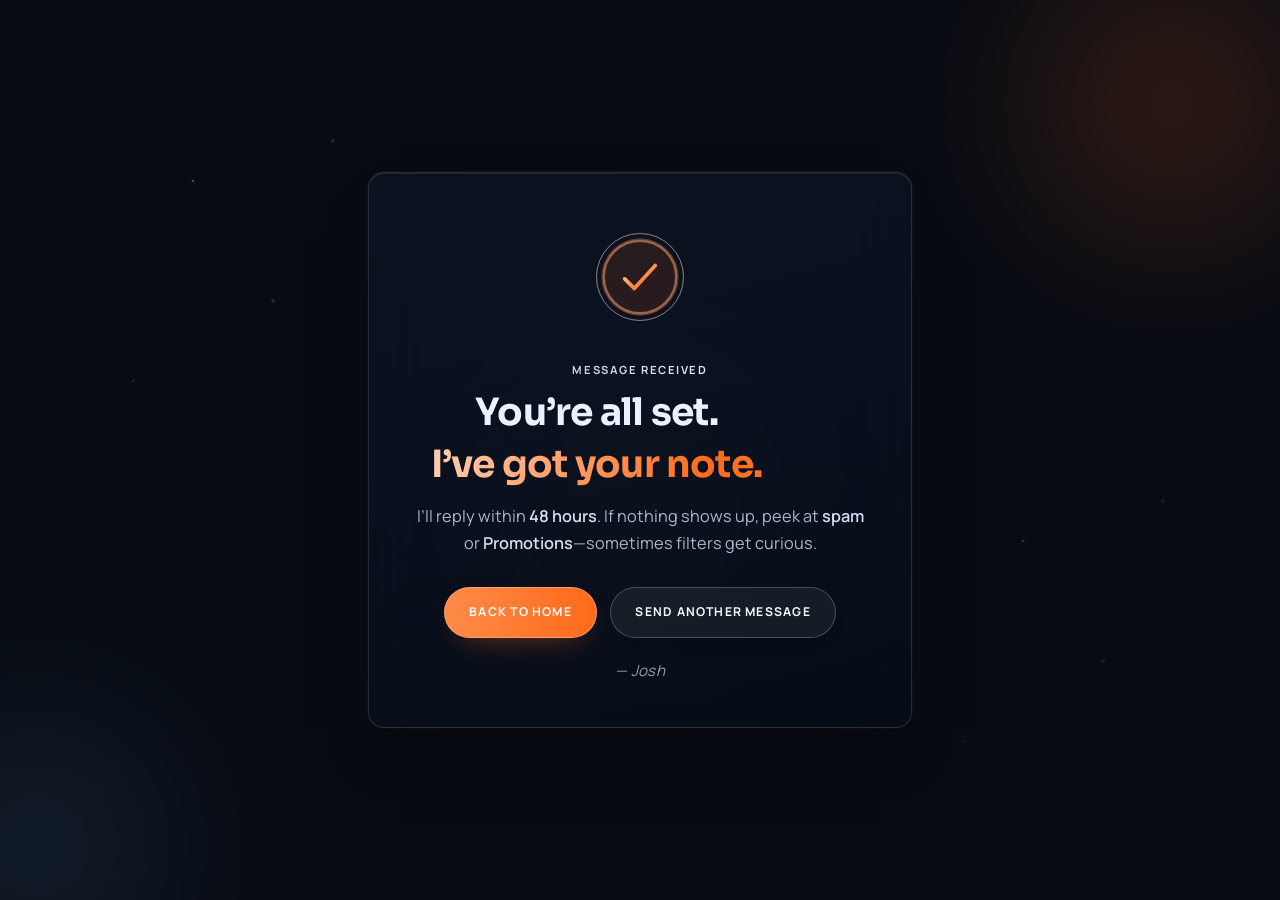
<file: thank-you.html>
<!DOCTYPE html>
<html lang="en">
<head>
  <meta charset="UTF-8" />
  <meta name="viewport" content="width=device-width, initial-scale=1.0" />
  <title>Message sent — Josh</title>
  <meta name="robots" content="noindex" />
  <link rel="preconnect" href="https://fonts.googleapis.com" />
  <link rel="preconnect" href="https://fonts.gstatic.com" crossorigin />
  <link href="https://fonts.googleapis.com/css2?family=Manrope:wght@400;500;600;700;800&family=Sora:wght@500;600;700&display=swap" rel="stylesheet" />
  <link rel="stylesheet" href="styles.css" />
</head>
<body class="thank-you-body">
  <div class="thank-you-page">
    <div class="thank-you-page__bg" aria-hidden="true">
      <span class="thank-you-orb thank-you-orb--1"></span>
      <span class="thank-you-orb thank-you-orb--2"></span>
      <span class="thank-you-orb thank-you-orb--3"></span>
      <span class="thank-you-drift thank-you-drift--1"></span>
      <span class="thank-you-drift thank-you-drift--2"></span>
    </div>

    <main class="thank-you-page__main">
      <div class="thank-you-card">
        <div class="thank-you-success thank-you-rise" style="--ty-delay: 0.1s">
          <div class="thank-you-rings" aria-hidden="true">
            <span class="thank-you-ring thank-you-ring--1"></span>
            <span class="thank-you-ring thank-you-ring--2"></span>
            <span class="thank-you-ring thank-you-ring--3"></span>
          </div>
          <div class="thank-you-icon-wrap">
            <svg class="thank-you-check-svg" viewBox="0 0 88 88" fill="none" xmlns="http://www.w3.org/2000/svg" aria-hidden="true">
              <defs>
                <linearGradient id="thank-you-grad" x1="0%" y1="0%" x2="100%" y2="100%">
                  <stop offset="0%" stop-color="#ffd8bf" />
                  <stop offset="55%" stop-color="#ff8b49" />
                  <stop offset="100%" stop-color="#ff6a1a" />
                </linearGradient>
              </defs>
              <circle class="thank-you-check-bg" cx="44" cy="44" r="40" />
              <circle class="thank-you-check-ring-svg" cx="44" cy="44" r="38" />
              <path class="thank-you-check-path" d="M28 46 L38 56 L60 32" stroke="url(#thank-you-grad)" stroke-linecap="round" stroke-linejoin="round" />
            </svg>
          </div>
        </div>

        <p class="section-label thank-you-rise thank-you-shimmer-label" style="--ty-delay: 0.45s">Message received</p>

        <h1 class="thank-you-page__title thank-you-rise" style="--ty-delay: 0.58s">
          <span class="thank-you-title-line">You’re all set.</span>
          <span class="thank-you-title-accent">I’ve got your note.</span>
        </h1>

        <p class="thank-you-page__lede thank-you-rise" style="--ty-delay: 0.72s">
          I’ll reply within <strong>48 hours</strong>. If nothing shows up, peek at <strong>spam</strong> or <strong>Promotions</strong>—sometimes filters get curious.
        </p>

        <div class="thank-you-page__actions thank-you-rise" style="--ty-delay: 0.88s">
          <a class="btn thank-you-btn-pulse" href="/">Back to home</a>
          <a class="btn btn--dark" href="/#contact">Send another message</a>
        </div>

        <p class="thank-you-foot thank-you-rise" style="--ty-delay: 1.02s">— Josh</p>
      </div>
    </main>
  </div>
</body>
</html>
</file>
<file: styles.css>
:root {
  --bg: #070b13;
  --surface: #0d1421;
  --surface-2: #101b2c;
  --line: rgba(255, 255, 255, 0.08);
  --text: #eaf2ff;
  --text-soft: #a8b7cc;
  --brand: #ff6a1a;
  --brand-hover: #f45a06;
  --neon: #7cc4ff;
  --max: 1100px;
  --section-y: clamp(4rem, 9vw, 7rem);
  --nav-h: 4.25rem;
  /* Frosted glass tokens (needs semi-transparent fills for backdrop-filter to read) */
  --glass-blur: blur(22px);
  --glass-blur-sm: blur(14px);
  --glass-sat: saturate(145%);
  --glass-fill: rgba(12, 19, 32, 0.5);
  --glass-fill-mid: rgba(11, 18, 30, 0.58);
  --glass-fill-deep: rgba(9, 15, 26, 0.72);
  --glass-edge: rgba(255, 255, 255, 0.11);
  --glass-inset: inset 0 1px 0 rgba(255, 255, 255, 0.08);
}

*,
*::before,
*::after {
  box-sizing: border-box;
}

html {
  scroll-behavior: smooth;
}

body {
  margin: 0;
  font-family: "Manrope", system-ui, sans-serif;
  font-size: 1rem;
  line-height: 1.65;
  color: var(--text-soft);
  background:
    radial-gradient(1000px 500px at 85% -10%, rgba(255, 255, 255, 0.08), transparent 60%),
    radial-gradient(800px 380px at -10% 10%, rgba(249, 115, 22, 0.16), transparent 55%),
    var(--bg);
  -webkit-font-smoothing: antialiased;
}

/* Subtle floating particles (dust-in-sunlight); disabled when reduced motion */
.particle-field {
  position: fixed;
  inset: 0;
  z-index: 0;
  pointer-events: none;
  overflow: hidden;
}

.particle {
  position: absolute;
  left: var(--x);
  top: var(--y);
  width: var(--s, 4px);
  height: var(--s, 4px);
  margin: calc(var(--s, 4px) * -0.5) 0 0 calc(var(--s, 4px) * -0.5);
  border-radius: 50%;
  opacity: 0.16;
  background: rgba(230, 238, 252, 0.85);
  box-shadow: 0 0 10px rgba(255, 255, 255, 0.06);
  animation: particle-wander-1 var(--dur, 30s) ease-in-out infinite;
  animation-delay: var(--delay, 0s);
}

.particle:nth-child(4n + 2) {
  animation-name: particle-wander-2;
}

.particle:nth-child(4n + 3) {
  animation-name: particle-wander-3;
}

.particle:nth-child(4n) {
  animation-name: particle-wander-4;
}

.particle:nth-child(7n) {
  opacity: 0.14;
  background: rgba(255, 155, 110, 0.45);
  box-shadow: 0 0 14px rgba(255, 106, 26, 0.07);
}

@keyframes particle-wander-1 {
  0%, 100% { transform: translate3d(0, 0, 0); }
  20% { transform: translate3d(18px, -22px, 0); }
  45% { transform: translate3d(-14px, -32px, 0); }
  70% { transform: translate3d(-24px, 12px, 0); }
  88% { transform: translate3d(8px, 18px, 0); }
}

@keyframes particle-wander-2 {
  0%, 100% { transform: translate3d(0, 0, 0); }
  25% { transform: translate3d(-20px, 14px, 0); }
  50% { transform: translate3d(12px, 28px, 0); }
  75% { transform: translate3d(26px, -10px, 0); }
}

@keyframes particle-wander-3 {
  0%, 100% { transform: translate3d(0, 0, 0); }
  15% { transform: translate3d(10px, 24px, 0); }
  40% { transform: translate3d(24px, -16px, 0); }
  65% { transform: translate3d(-18px, -8px, 0); }
  85% { transform: translate3d(-8px, 20px, 0); }
}

@keyframes particle-wander-4 {
  0%, 100% { transform: translate3d(0, 0, 0); }
  30% { transform: translate3d(-16px, -20px, 0); }
  55% { transform: translate3d(20px, 8px, 0); }
  80% { transform: translate3d(6px, -26px, 0); }
}

main {
  position: relative;
  z-index: 1;
}

.site-footer {
  position: relative;
  z-index: 1;
}

@media (prefers-reduced-motion: reduce) {
  .particle-field {
    display: none;
  }
}

h1, h2, h3 {
  font-family: "Sora", "Manrope", sans-serif;
  color: var(--text);
  margin: 0 0 0.55em;
  letter-spacing: -0.015em;
  line-height: 1.15;
}

h1 { font-size: clamp(2rem, 5.8vw, 4.1rem); font-weight: 700; max-width: 13.2ch; }

h2 { font-size: clamp(1.35rem, 3vw, 2.1rem); font-weight: 600; }

h3 { font-size: 1rem; font-weight: 600; }

p { margin: 0 0 1em; color: var(--text-soft); }

p:last-child {
  margin-bottom: 0;
}

a { color: var(--brand); text-decoration: none; }

a:hover { color: var(--brand-hover); }

.visually-hidden {
  position: absolute;
  width: 1px;
  height: 1px;
  padding: 0;
  margin: -1px;
  overflow: hidden;
  clip: rect(0, 0, 0, 0);
  white-space: nowrap;
  border: 0;
}

.wrap { width: 100%; max-width: var(--max); margin-inline: auto; padding-inline: clamp(1.2rem, 4vw, 2.2rem); }

.site-header {
  position: sticky;
  top: 0;
  z-index: 200;
  min-height: var(--nav-h);
  display: flex;
  align-items: center;
  background: rgba(8, 12, 20, 0.68);
  backdrop-filter: var(--glass-blur) var(--glass-sat);
  -webkit-backdrop-filter: var(--glass-blur) var(--glass-sat);
  border-bottom: 1px solid rgba(255, 255, 255, 0.08);
  box-shadow: var(--glass-inset);
}

.nav-inner { display: grid; grid-template-columns: 1fr auto 1fr; align-items: center; gap: 1rem; width: 100%; max-width: var(--max); margin-inline: auto; padding-inline: clamp(1.2rem, 4vw, 2.2rem); min-height: var(--nav-h); }

.nav-toggle {
  display: none;
  align-items: center;
  justify-content: center;
  flex-direction: column;
  width: 2.35rem;
  height: 2.1rem;
  padding: 0;
  border: 1px solid rgba(255, 255, 255, 0.18);
  border-radius: 8px;
  background: rgba(255, 255, 255, 0.04);
  cursor: pointer;
}

.nav-toggle span {
  display: block;
  width: 16px;
  height: 2px;
  background: #e7eef8;
  border-radius: 1px;
  transition: transform 180ms ease, opacity 180ms ease;
}

.nav-toggle span + span {
  margin-top: 4px;
}

.logo {
  justify-self: start;
  font-family: "Sora", sans-serif;
  font-weight: 700;
  font-size: 1rem;
  color: var(--text);
  letter-spacing: 0.02em;
  text-transform: none;
  padding: 0;
  border: none;
  background: transparent;
  box-shadow: none;
}

.logo:hover {
  color: #ffffff;
  text-decoration: none;
  opacity: 0.9;
}

.nav-links { grid-column: 2; justify-self: center; display: flex; align-items: center; gap: clamp(1rem, 3vw, 2rem); }

.nav-links a {
  font-size: 0.72rem;
  letter-spacing: 0.01em;
  text-transform: uppercase;
  font-weight: 600;
  color: #d8e4f5;
  padding: 0.1rem 0;
  border: none;
  background: transparent;
  backdrop-filter: none;
  -webkit-backdrop-filter: none;
  box-shadow: none;
}

.nav-links a:hover {
  color: #ffffff;
}

.nav-resume {
  grid-column: 3;
  justify-self: end;
  display: inline-flex;
  align-items: center;
  justify-content: center;
  padding: 0.56rem 0.95rem;
  font-size: 0.68rem;
  font-weight: 700;
  letter-spacing: 0.1em;
  text-transform: uppercase;
  color: #fce9d8;
  border-radius: 999px;
  border: 1px solid rgba(255, 146, 84, 0.65);
  white-space: nowrap;
  background: rgba(255, 106, 26, 0.14);
  box-shadow: none;
}

.nav-resume:hover {
  color: #fff4eb;
  text-decoration: none;
  border-color: rgba(255, 169, 120, 0.95);
  background: rgba(255, 106, 26, 0.22);
  transform: translateY(-1px);
}

.nav-resume:focus-visible { outline: 2px solid var(--brand); outline-offset: 3px; }

@media (max-width: 768px) {
  .site-header {
    min-height: auto;
  }

  .nav-inner {
    position: relative;
    grid-template-columns: 1fr auto auto;
    grid-template-rows: auto;
    gap: 0.55rem 0.9rem;
    padding-block: 0.5rem;
  }

  .logo {
    font-size: 0.95rem;
  }

  .nav-toggle {
    display: inline-flex;
  }

  .nav-links {
    grid-column: 1 / -1;
    position: absolute;
    left: 0;
    right: 0;
    top: calc(100% + 0.5rem);
    display: none;
    flex-direction: column;
    align-items: flex-start;
    gap: 0.7rem;
    padding: 0.85rem 1rem;
    border: 1px solid rgba(255, 255, 255, 0.12);
    border-radius: 10px;
    background: rgba(11, 18, 30, 0.98);
    box-shadow: 0 14px 24px -18px rgba(0, 0, 0, 0.6);
    z-index: 20;
  }

  .nav-links a {
    font-size: 0.74rem;
    letter-spacing: 0.02em;
    padding: 0;
  }

  .nav-resume {
    display: none;
    font-size: 0.56rem;
    padding: 0.45rem 0.62rem;
    letter-spacing: 0.08em;
  }

  .site-header.is-open .nav-links {
    display: flex;
  }

  .site-header.is-open .nav-resume {
    display: inline-flex;
    justify-self: end;
  }

  .site-header.is-open .nav-toggle span:nth-child(1) {
    transform: translateY(5px) rotate(45deg);
  }

  .site-header.is-open .nav-toggle span:nth-child(2) {
    opacity: 0;
  }

  .site-header.is-open .nav-toggle span:nth-child(3) {
    transform: translateY(-5px) rotate(-45deg);
  }
}

#home, #about, #services, #portfolio, #contact, .form-section { scroll-margin-top: calc(var(--nav-h) + 0.8rem); }

.btn {
  display: inline-flex;
  align-items: center;
  justify-content: center;
  padding: 0.92rem 1.5rem;
  font-size: 0.76rem;
  text-transform: uppercase;
  letter-spacing: 0.1em;
  font-weight: 700;
  color: #f7fbff;
  background: linear-gradient(90deg, #ff8b49, #ff6a1a);
  border: 1px solid rgba(255, 162, 111, 0.9);
  border-radius: 999px;
  cursor: pointer;
  box-shadow: 0 12px 30px -16px rgba(255, 106, 26, 0.55);
  transition:
    transform 220ms cubic-bezier(0.22, 1, 0.36, 1),
    background 220ms ease,
    border-color 220ms ease,
    box-shadow 220ms ease;
}

.btn:hover {
  background: linear-gradient(90deg, #ff9a61, #ff7a35);
  border-color: rgba(255, 177, 133, 1);
  box-shadow: 0 14px 34px -16px rgba(255, 106, 26, 0.62);
  transform: translateY(-1px) scale(1.01);
}

.btn:focus-visible { outline: 2px solid var(--neon); outline-offset: 3px; }

.btn--dark {
  background: rgba(255, 255, 255, 0.06);
  border-color: rgba(255, 255, 255, 0.22);
  box-shadow: 0 10px 20px -16px rgba(0, 0, 0, 0.6);
}

.btn--dark:hover {
  background: rgba(255, 255, 255, 0.12);
}

.btn--outline-light {
  background: rgba(255, 255, 255, 0.04);
  color: #eef7ff;
  border: 1px solid rgba(255, 255, 255, 0.3);
  box-shadow: none;
}

.btn--outline-light:hover {
  background: rgba(255, 255, 255, 0.12);
  color: #ffffff;
  border-color: rgba(255, 255, 255, 0.48);
}

.hero {
  position: relative;
  z-index: 1;
  min-height: calc(100svh - var(--nav-h));
  display: flex;
  align-items: center;
  padding-block: clamp(2.5rem, 6vw, 4rem);
  padding-top: clamp(2rem, 4vw, 3rem);
  border-bottom: 1px solid var(--line);
  overflow: clip;
}

.hero__grid {
  display: grid;
  grid-template-columns: 1.1fr 0.9fr;
  gap: 2rem;
  align-items: center;
  width: 100%;
}

.hero__inner {
  transform: translateY(-10px);
  max-width: 36rem;
}

@media (max-width: 768px) {
  .hero__grid { grid-template-columns: 1fr; }
}

.hero__eyebrow { font-size: 0.68rem; text-transform: uppercase; letter-spacing: 0.15em; color: var(--text-soft); margin: 0 0 1rem; }

.hero__eyebrow span { color: var(--neon); }

.hero__title {
  font-size: clamp(1.65rem, 3.6vw, 2.75rem);
  max-width: 16ch;
  line-height: 1.14;
  letter-spacing: -0.01em;
  margin-bottom: 0.44em;
}

.hero__highlight {
  color: var(--brand);
  font-style: italic;
}

.hero__lede {
  max-width: 54ch;
  font-size: 0.88rem;
  line-height: 1.6;
  color: #c4d5eb;
  margin-bottom: 1rem;
}

.hero__angles {
  display: block;
  min-height: 1.35em;
  margin: 0 0 0.85rem;
  font-size: clamp(0.95rem, 2vw, 1.05rem);
}

.hero__type { color: var(--text); font-weight: 600; }

.hero__cursor { display: inline-block; width: 2px; height: 1.05em; margin-left: 2px; background: var(--brand); animation: hero-cursor 1.1s step-end infinite; }

@keyframes hero-cursor {
  50% {
    opacity: 0;
  }
}

@media (prefers-reduced-motion: reduce) {
  .hero__cursor {
    animation: none;
    opacity: 0.65;
  }
}

.hero__actions { display: flex; flex-wrap: wrap; gap: 0.8rem; }

.hero__link { font-size: 0.82rem; font-weight: 600; color: #d5e6fb; border-bottom: 1px solid rgba(255, 255, 255, 0.35); align-self: center; }
.hero__link:hover { color: #ffffff; border-color: rgba(255, 255, 255, 0.6); }

.btn--hero {
  padding: 0.62rem 1rem;
  font-size: 0.68rem;
  letter-spacing: 0.06em;
  text-transform: none;
  border-radius: 8px;
  color: #ffd8bf;
  background: transparent;
  border: 1px solid rgba(255, 138, 73, 0.6);
  box-shadow: none;
}

.btn--hero:hover {
  color: #fff2e8;
  background: rgba(255, 106, 26, 0.18);
  border-color: rgba(255, 154, 97, 0.95);
}

.hero__card {
  position: relative;
  border: none;
  background: transparent;
  border-radius: 50%;
  padding: clamp(0.35rem, 1vw, 0.55rem);
  box-shadow: none;
  max-width: 260px;
  justify-self: end;
}

@media (max-width: 768px) {
  .hero {
    min-height: auto;
    padding-top: 5rem;
    padding-bottom: 3.75rem;
  }

  .hero__grid {
    justify-items: center;
    gap: 1.7rem;
  }

  .hero__inner {
    transform: none;
    max-width: 36rem;
    width: 100%;
    text-align: center;
  }

  .hero__title {
    font-size: clamp(1.8rem, 7.2vw, 2.4rem);
    max-width: 16ch;
    margin-inline: auto;
    text-wrap: balance;
  }

  .hero__angles {
    margin-inline: auto;
    max-width: 28ch;
  }

  .hero__lede {
    max-width: 38ch;
    font-size: 0.92rem;
    margin-inline: auto;
    margin-bottom: 0.95rem;
  }

  .hero__actions {
    width: min(100%, 320px);
    margin: 0 auto 0.25rem;
    flex-direction: column;
    gap: 0.9rem;
    align-items: stretch;
  }

  .hero__actions .btn,
  .hero__actions .hero__link {
    width: 100%;
    justify-content: center;
  }

  .hero__card {
    justify-self: center;
    max-width: 220px;
    margin-top: 0.85rem;
  }

  .hero__ring {
    width: 114%;
  }

  .hero__link {
    font-size: 0.74rem;
    text-transform: uppercase;
    letter-spacing: 0.08em;
    color: #f6d7bf;
    border: 1px solid rgba(255, 151, 94, 0.55);
    border-radius: 999px;
    padding: 0.72rem 1rem;
    background: rgba(255, 106, 26, 0.08);
  }

  .hero__link:hover {
    color: #fff2e8;
    border-color: rgba(255, 165, 116, 0.9);
    background: rgba(255, 106, 26, 0.16);
  }
}

.hero__portrait {
  position: relative;
  z-index: 2;
  width: 100%;
  aspect-ratio: 1 / 1;
  object-fit: cover;
  border-radius: 50%;
  border: 1px solid rgba(255, 255, 255, 0.24);
  box-shadow:
    0 0 0 8px rgba(255, 255, 255, 0.05),
    0 20px 44px -30px rgba(0, 0, 0, 0.68);
  background: #0f1727;
}

.hero__ring {
  position: absolute;
  z-index: 1;
  width: 118%;
  aspect-ratio: 1 / 1;
  left: 50%;
  top: 50%;
  transform: translate(-50%, -50%);
  border-radius: 50%;
  border: 1px solid rgba(255, 166, 115, 0.55);
  box-shadow:
    0 0 0 8px rgba(255, 106, 26, 0.06),
    0 0 20px rgba(255, 106, 26, 0.18);
  animation: hero-ring-spin 18s linear infinite;
}

.hero__ring::before,
.hero__ring::after {
  content: "";
  position: absolute;
  border-radius: 50%;
  border: 2px solid transparent;
}

.hero__ring::before {
  inset: 6%;
  border-top-color: rgba(255, 160, 110, 0.7);
  border-right-color: rgba(255, 160, 110, 0.55);
}

.hero__ring::after {
  inset: 14%;
  border-bottom-color: rgba(255, 122, 43, 0.62);
  border-left-color: rgba(255, 122, 43, 0.45);
}

@keyframes hero-ring-spin {
  from {
    transform: translate(-50%, -50%) rotate(0deg);
  }
  to {
    transform: translate(-50%, -50%) rotate(360deg);
  }
}

@media (prefers-reduced-motion: reduce) {
  .hero__ring {
    animation: none;
  }
}

section { padding-block: var(--section-y); }

.section-label { display: block; font-size: 0.7rem; font-weight: 700; letter-spacing: 0.14em; text-transform: uppercase; color: var(--text-soft); margin-bottom: 0.7rem; }

.section__intro { max-width: 36rem; margin-bottom: 2.6rem; }

.section__intro h2 {
  margin-bottom: 0.65rem;
}

.section__intro p { margin: 0; font-size: 1rem; color: var(--text-soft); }

.section--stripe {
  background: linear-gradient(180deg, rgba(10, 18, 31, 0.38), rgba(13, 22, 36, 0.48));
  border-block: 1px solid rgba(255, 255, 255, 0.06);
  backdrop-filter: var(--glass-blur) var(--glass-sat);
  -webkit-backdrop-filter: var(--glass-blur) var(--glass-sat);
  box-shadow: var(--glass-inset);
}

.about-grid { display: grid; gap: 2rem; grid-template-columns: 1fr 1fr; align-items: center; }

@media (max-width: 920px) { .about-grid { grid-template-columns: 1fr; } }

.about__photo {
  aspect-ratio: 4 / 3;
  background: linear-gradient(135deg, rgba(255, 255, 255, 0.08), rgba(255, 106, 26, 0.12));
  border: 1px solid var(--glass-edge);
  border-radius: 12px;
  display: flex;
  align-items: flex-end;
  padding: 1rem;
  color: #b9cbe0;
  text-transform: uppercase;
  font-size: 0.7rem;
  letter-spacing: 0.1em;
  backdrop-filter: var(--glass-blur-sm) var(--glass-sat);
  -webkit-backdrop-filter: var(--glass-blur-sm) var(--glass-sat);
  box-shadow: var(--glass-inset), 0 12px 40px -24px rgba(0, 0, 0, 0.45);
}

.about__body .section-label {
  margin-bottom: 0.5rem;
}

.about__body h2 {
  margin-bottom: 1rem;
}

.about__body p {
  margin-bottom: 1.1em;
  max-width: 38rem;
}

.about__body .btn { margin-top: 0.5rem; }

.about-points {
  display: grid;
  gap: 1rem;
  margin-top: 1.35rem;
}

@media (min-width: 840px) {
  .about-points {
    grid-template-columns: repeat(3, 1fr);
  }
}

.about-point {
  padding: 1rem 1.1rem;
  border: 1px solid var(--glass-edge);
  border-radius: 10px;
  background: linear-gradient(180deg, rgba(15, 25, 43, 0.42), rgba(10, 18, 31, 0.52));
  backdrop-filter: var(--glass-blur-sm) var(--glass-sat);
  -webkit-backdrop-filter: var(--glass-blur-sm) var(--glass-sat);
  box-shadow: var(--glass-inset);
}

.about-point h3 {
  font-size: 0.96rem;
  margin-bottom: 0.5rem;
}

.about-point p {
  margin: 0;
  font-size: 0.92rem;
}

.cards { display: grid; gap: 1rem; }

@media (min-width: 840px) { .cards { grid-template-columns: repeat(3, 1fr); } }

.card {
  padding: 1.35rem;
  border: 1px solid var(--glass-edge);
  border-radius: 10px;
  background: linear-gradient(180deg, rgba(15, 25, 43, 0.45), rgba(10, 18, 31, 0.55));
  backdrop-filter: var(--glass-blur-sm) var(--glass-sat);
  -webkit-backdrop-filter: var(--glass-blur-sm) var(--glass-sat);
  box-shadow: var(--glass-inset);
}

.card h3 { margin-bottom: 0.65rem; position: relative; padding-top: 0.5rem; }

.card h3::before { content: ""; position: absolute; top: 0; left: 0; width: 2.2rem; height: 2px; background: var(--brand); }

.card p { margin: 0; }

.proof {
  border-block: 1px solid rgba(255, 255, 255, 0.06);
  background: rgba(8, 14, 24, 0.25);
  backdrop-filter: var(--glass-blur-sm) var(--glass-sat);
  -webkit-backdrop-filter: var(--glass-blur-sm) var(--glass-sat);
}

.proof-split {
  display: grid;
  gap: 1.5rem;
  align-items: start;
}

@media (min-width: 700px) {
  .proof-split {
    grid-template-columns: 1fr 1.2fr;
    gap: 3rem;
    align-items: end;
  }
}

.proof__stat { font-size: clamp(1.7rem, 4vw, 2.4rem); font-family: "Sora", sans-serif; color: var(--text); margin: 0; }

.proof__stat span { color: var(--brand); }

.proof__line { margin: 0; max-width: 35rem; }

.tools-cloud {
  position: relative;
  height: clamp(14rem, 36vw, 20rem);
  max-width: 56rem;
  margin-inline: auto;
}

.tool-bubble {
  position: absolute;
  display: flex;
  align-items: center;
  justify-content: center;
  width: 3.1rem;
  aspect-ratio: 1 / 1;
  border-radius: 50%;
  border: 1px solid rgba(255, 255, 255, 0.22);
  background:
    linear-gradient(160deg, rgba(255, 255, 255, 0.22), rgba(255, 255, 255, 0.05)),
    rgba(120, 150, 190, 0.08);
  backdrop-filter: blur(16px) saturate(160%);
  -webkit-backdrop-filter: blur(16px) saturate(160%);
  box-shadow:
    0 10px 28px -18px rgba(0, 10, 30, 0.65),
    var(--glass-inset);
  transition: transform 220ms cubic-bezier(0.22, 1, 0.36, 1);
  will-change: transform;
}

.tool-bubble:nth-child(1) { left: 4%; top: 20%; }
.tool-bubble:nth-child(2) { left: 16%; top: 56%; }
.tool-bubble:nth-child(3) { left: 28%; top: 30%; }
.tool-bubble:nth-child(4) { left: 40%; top: 64%; }
.tool-bubble:nth-child(5) { left: 52%; top: 18%; }
.tool-bubble:nth-child(6) { left: 62%; top: 52%; }
.tool-bubble:nth-child(7) { left: 72%; top: 28%; }
.tool-bubble:nth-child(8) { left: 82%; top: 62%; }
.tool-bubble:nth-child(9) { left: 86%; top: 18%; }
.tool-bubble:nth-child(10) { left: 10%; top: 74%; }
.tool-bubble:nth-child(11) { left: 50%; top: 42%; }

.tool-bubble img {
  width: 20px;
  height: 20px;
  flex-shrink: 0;
  opacity: 0.95;
}

.tool-bubble:hover {
  border-color: rgba(255, 255, 255, 0.38);
  background:
    linear-gradient(180deg, rgba(255, 255, 255, 0.28), rgba(255, 255, 255, 0.08)),
    rgba(140, 168, 204, 0.14);
}

@media (max-width: 760px) {
  .tools-cloud {
    height: 19rem;
  }

  .tool-bubble {
    width: 2.8rem;
  }

  .tool-bubble:nth-child(1) { left: 6%; top: 8%; }
  .tool-bubble:nth-child(2) { left: 30%; top: 20%; }
  .tool-bubble:nth-child(3) { left: 56%; top: 8%; }
  .tool-bubble:nth-child(4) { left: 80%; top: 20%; }
  .tool-bubble:nth-child(5) { left: 14%; top: 42%; }
  .tool-bubble:nth-child(6) { left: 44%; top: 46%; }
  .tool-bubble:nth-child(7) { left: 72%; top: 40%; }
  .tool-bubble:nth-child(8) { left: 8%; top: 70%; }
  .tool-bubble:nth-child(9) { left: 36%; top: 78%; }
  .tool-bubble:nth-child(10) { left: 68%; top: 72%; }
  .tool-bubble:nth-child(11) { left: 52%; top: 56%; }
}

.portfolio-grid { display: grid; gap: 1rem; }

@media (min-width: 700px) { .portfolio-grid { grid-template-columns: repeat(2, 1fr); } }
@media (min-width: 980px) { .portfolio-grid { grid-template-columns: repeat(3, 1fr); } }

.portfolio-item {
  border: 1px solid var(--glass-edge);
  border-radius: 10px;
  overflow: hidden;
  background: rgba(11, 18, 32, 0.5);
  backdrop-filter: var(--glass-blur-sm) var(--glass-sat);
  -webkit-backdrop-filter: var(--glass-blur-sm) var(--glass-sat);
  box-shadow: var(--glass-inset);
}

.portfolio-item:hover { border-color: rgba(255, 140, 70, 0.55); }

@media (min-width: 980px) { .portfolio-item:first-child { grid-column: span 2; } .portfolio-item:first-child .portfolio-item__visual { aspect-ratio: 21 / 9; } }

.portfolio-item__visual {
  aspect-ratio: 16 / 10;
  background: linear-gradient(135deg, rgba(255, 255, 255, 0.12), rgba(173, 189, 214, 0.1));
  display: flex;
  align-items: center;
  justify-content: center;
  color: #fff0e4;
  font-size: 0.7rem;
  letter-spacing: 0.12em;
  text-transform: uppercase;
  backdrop-filter: blur(8px) saturate(120%);
  -webkit-backdrop-filter: blur(8px) saturate(120%);
}

.portfolio-item__body {
  padding: 1.35rem 1.5rem 1.5rem;
}

.portfolio-item__body h3 { margin-bottom: 0.45rem; color: var(--text); }

.portfolio-item__body p { font-size: 0.92rem; margin: 0; }

.testimonial-grid {
  display: grid;
  gap: 1rem;
}

@media (min-width: 840px) {
  .testimonial-grid {
    grid-template-columns: repeat(3, 1fr);
  }
}

.testimonial {
  margin: 0;
  padding: 1.15rem 1.2rem;
  border: 1px solid var(--glass-edge);
  border-radius: 10px;
  background: linear-gradient(180deg, rgba(13, 22, 37, 0.48), rgba(9, 16, 28, 0.55));
  backdrop-filter: var(--glass-blur-sm) var(--glass-sat);
  -webkit-backdrop-filter: var(--glass-blur-sm) var(--glass-sat);
  box-shadow: var(--glass-inset);
}

.testimonial p {
  margin: 0 0 0.9rem;
  color: #d7e6f8;
  font-size: 0.95rem;
}

.testimonial cite {
  font-style: normal;
  color: var(--text-soft);
  font-size: 0.83rem;
}

.form-section .section__intro {
  margin-inline: auto;
  text-align: center;
}

.form-section .section__intro h2 {
  text-align: center;
}

.form-card {
  max-width: 38rem;
  margin-inline: auto;
  background: linear-gradient(180deg, rgba(14, 24, 40, 0.52), rgba(10, 17, 30, 0.62));
  border: 1px solid var(--glass-edge);
  border-radius: 12px;
  padding: 1.3rem 1.3rem 1.5rem;
  backdrop-filter: var(--glass-blur) var(--glass-sat);
  -webkit-backdrop-filter: var(--glass-blur) var(--glass-sat);
  box-shadow: var(--glass-inset), 0 24px 48px -28px rgba(0, 0, 0, 0.5);
}

.field {
  margin-bottom: 1.5rem;
}

.field:last-of-type {
  margin-bottom: 1.75rem;
}

label { display: block; font-size: 0.68rem; font-weight: 700; letter-spacing: 0.1em; text-transform: uppercase; color: #cae0f8; margin-bottom: 0.45rem; }

input[type="text"], textarea {
  width: 100%;
  padding: 0.82rem 0.85rem;
  font-family: inherit;
  font-size: 1rem;
  border: 1px solid rgba(255, 255, 255, 0.1);
  border-radius: 8px;
  background: rgba(9, 17, 30, 0.4);
  backdrop-filter: blur(12px) saturate(130%);
  -webkit-backdrop-filter: blur(12px) saturate(130%);
  color: var(--text);
  box-shadow: inset 0 1px 0 rgba(255, 255, 255, 0.04);
  transition: border-color 0.2s ease, box-shadow 0.2s ease;
}

input::placeholder, textarea::placeholder { color: #7990aa; }

input:focus, textarea:focus { outline: none; border-color: var(--brand); box-shadow: 0 0 0 3px rgba(255, 106, 26, 0.22); }

textarea { min-height: 5.5rem; resize: vertical; }

.field--needs textarea {
  min-height: 6.5rem;
}

.honeypot {
  position: absolute;
  left: -9999px;
  width: 1px;
  height: 1px;
  overflow: hidden;
}

.form-note { font-size: 0.8rem; color: var(--text-soft); margin-top: 1rem; text-align: center; }

.form-section .section__intro p {
  max-width: 38rem;
  margin-inline: auto;
}

.form-section .btn { width: 100%; }

.final-cta { padding-block: 0; margin-top: 1.5rem; }
.final-cta__band {
  background: rgba(11, 18, 32, 0.55);
  border-top: 1px solid rgba(255, 255, 255, 0.08);
  padding-block: clamp(3rem, 7vw, 4.5rem);
  backdrop-filter: var(--glass-blur) var(--glass-sat);
  -webkit-backdrop-filter: var(--glass-blur) var(--glass-sat);
  box-shadow: var(--glass-inset);
}

.final-cta__band .wrap { display: flex; flex-direction: column; align-items: flex-start; gap: 1.1rem; max-width: 42rem; }

.final-cta__band h2 { color: var(--text); margin: 0; font-size: clamp(1.8rem, 4vw, 2.7rem); }

.final-cta__band p { margin: 0; color: var(--text-soft); max-width: 35rem; }

.final-cta__actions {
  display: flex;
  flex-wrap: wrap;
  gap: 1rem;
  margin-top: 0.5rem;
}

.site-footer { padding: 1.6rem; text-align: center; font-size: 0.75rem; letter-spacing: 0.08em; text-transform: uppercase; color: #7990aa; background: #070d18; border-top: 1px solid var(--line); }

/* —— Thank you page (form success) —— */
.thank-you-body {
  margin: 0;
  min-height: 100svh;
  overflow-x: hidden;
}

.thank-you-page {
  position: relative;
  min-height: 100svh;
  display: flex;
  align-items: center;
  justify-content: center;
  padding: clamp(2rem, 6vw, 4rem) clamp(1.2rem, 4vw, 2.2rem);
  isolation: isolate;
}

.thank-you-page__bg {
  position: fixed;
  inset: 0;
  z-index: 0;
  pointer-events: none;
  overflow: hidden;
  background: var(--bg);
}

.thank-you-orb {
  position: absolute;
  border-radius: 50%;
  filter: blur(80px);
  opacity: 0.45;
  animation: thank-you-float-orb 18s ease-in-out infinite;
}

.thank-you-orb--1 {
  width: min(55vw, 420px);
  height: min(55vw, 420px);
  background: radial-gradient(circle, rgba(255, 106, 26, 0.55), transparent 70%);
  top: -12%;
  right: -8%;
  animation-delay: 0s;
}

.thank-you-orb--2 {
  width: min(48vw, 380px);
  height: min(48vw, 380px);
  background: radial-gradient(circle, rgba(124, 196, 255, 0.35), transparent 70%);
  bottom: -15%;
  left: -12%;
  animation-delay: -6s;
  animation-duration: 22s;
}

.thank-you-orb--3 {
  width: min(40vw, 320px);
  height: min(40vw, 320px);
  background: radial-gradient(circle, rgba(255, 180, 120, 0.25), transparent 65%);
  top: 38%;
  left: 50%;
  transform: translateX(-50%);
  animation-delay: -11s;
  animation-duration: 26s;
  opacity: 0.35;
}

.thank-you-drift {
  position: absolute;
  width: 2px;
  height: 2px;
  border-radius: 50%;
  background: rgba(255, 255, 255, 0.35);
  box-shadow:
    0 0 6px rgba(255, 255, 255, 0.4),
    80px 120px 0 1px rgba(255, 255, 255, 0.12),
    -60px 200px 0 0 rgba(255, 200, 160, 0.2),
    140px -40px 0 1px rgba(124, 196, 255, 0.15);
  animation: thank-you-drift-stars 20s linear infinite;
}

.thank-you-drift--1 {
  top: 20%;
  left: 15%;
  animation-delay: 0s;
}

.thank-you-drift--2 {
  top: 60%;
  right: 20%;
  animation-delay: -9s;
  animation-duration: 28s;
  opacity: 0.7;
}

@keyframes thank-you-float-orb {
  0%, 100% { transform: translate(0, 0) scale(1); }
  33% { transform: translate(4%, 6%) scale(1.06); }
  66% { transform: translate(-5%, -4%) scale(0.94); }
}

@keyframes thank-you-drift-stars {
  0% { transform: translate3d(0, 0, 0) rotate(0deg); opacity: 0.5; }
  50% { opacity: 0.9; }
  100% { transform: translate3d(-30px, -80px, 0) rotate(12deg); opacity: 0.5; }
}

.thank-you-page__main {
  position: relative;
  z-index: 1;
  width: 100%;
  max-width: 34rem;
}

.thank-you-card {
  position: relative;
  padding: clamp(2rem, 5vw, 2.75rem) clamp(1.5rem, 4vw, 2.25rem);
  border-radius: 16px;
  border: 1px solid rgba(255, 255, 255, 0.12);
  background: linear-gradient(165deg, rgba(16, 26, 44, 0.55), rgba(8, 14, 24, 0.72));
  backdrop-filter: blur(28px) saturate(150%);
  -webkit-backdrop-filter: blur(28px) saturate(150%);
  box-shadow:
    var(--glass-inset),
    0 32px 64px -32px rgba(0, 0, 0, 0.65),
    0 0 0 1px rgba(255, 106, 26, 0.06);
  text-align: center;
  animation: thank-you-card-in 1s cubic-bezier(0.22, 1, 0.36, 1) 0.05s both;
}

@keyframes thank-you-card-in {
  from {
    opacity: 0;
    transform: translate3d(0, 36px, 0) scale(0.96);
    filter: blur(12px);
  }
  to {
    opacity: 1;
    transform: translate3d(0, 0, 0) scale(1);
    filter: blur(0);
  }
}

.thank-you-success {
  position: relative;
  width: 7.5rem;
  height: 7.5rem;
  margin: 0 auto 1.5rem;
}

.thank-you-rings {
  position: absolute;
  inset: 50% auto auto 50%;
  width: 0;
  height: 0;
  transform: translate(-50%, -50%);
}

.thank-you-ring {
  position: absolute;
  top: 50%;
  left: 50%;
  transform: translate(-50%, -50%);
  border-radius: 50%;
  border: 1px solid rgba(255, 140, 80, 0.45);
  animation: thank-you-ring-pulse 2.8s ease-out infinite;
  pointer-events: none;
}

.thank-you-ring--1 {
  width: 5.5rem;
  height: 5.5rem;
  animation-delay: 0s;
}

.thank-you-ring--2 {
  width: 5.5rem;
  height: 5.5rem;
  animation-delay: 0.85s;
  border-color: rgba(124, 196, 255, 0.25);
}

.thank-you-ring--3 {
  width: 5.5rem;
  height: 5.5rem;
  animation-delay: 1.7s;
  border-color: rgba(255, 255, 255, 0.12);
}

@keyframes thank-you-ring-pulse {
  0% {
    transform: translate(-50%, -50%) scale(0.65);
    opacity: 0.85;
  }
  100% {
    transform: translate(-50%, -50%) scale(2.1);
    opacity: 0;
  }
}

.thank-you-icon-wrap {
  position: relative;
  z-index: 2;
  width: 100%;
  height: 100%;
  display: flex;
  align-items: center;
  justify-content: center;
  animation: thank-you-icon-pop 0.75s cubic-bezier(0.34, 1.56, 0.64, 1) 0.2s both;
}

@keyframes thank-you-icon-pop {
  from {
    transform: scale(0.3) rotate(-12deg);
    opacity: 0;
  }
  to {
    transform: scale(1) rotate(0deg);
    opacity: 1;
  }
}

.thank-you-check-svg {
  width: 5.25rem;
  height: 5.25rem;
  overflow: visible;
}

.thank-you-check-bg {
  fill: rgba(255, 106, 26, 0.12);
  stroke: rgba(255, 140, 90, 0.35);
  stroke-width: 1;
  animation: thank-you-glow-pulse 3s ease-in-out infinite;
}

@keyframes thank-you-glow-pulse {
  0%, 100% { filter: drop-shadow(0 0 8px rgba(255, 106, 26, 0.35)); }
  50% { filter: drop-shadow(0 0 20px rgba(255, 106, 26, 0.55)); }
}

.thank-you-check-ring-svg {
  fill: none;
  stroke: rgba(255, 160, 110, 0.55);
  stroke-width: 2.5;
  stroke-dasharray: 240;
  stroke-dashoffset: 240;
  transform-origin: 44px 44px;
  transform: rotate(-90deg);
  animation: thank-you-stroke-ring 1s cubic-bezier(0.65, 0, 0.35, 1) 0.15s forwards;
}

.thank-you-check-path {
  fill: none;
  stroke-width: 4;
  stroke-linecap: round;
  stroke-linejoin: round;
  stroke-dasharray: 64;
  stroke-dashoffset: 64;
  animation: thank-you-stroke-check 0.65s cubic-bezier(0.65, 0, 0.35, 1) 0.55s forwards;
}

@keyframes thank-you-stroke-ring {
  to { stroke-dashoffset: 0; }
}

@keyframes thank-you-stroke-check {
  to { stroke-dashoffset: 0; }
}

.thank-you-shimmer-label {
  background: linear-gradient(90deg, var(--text-soft), #fff, var(--text-soft));
  background-size: 200% auto;
  -webkit-background-clip: text;
  background-clip: text;
  color: transparent;
  animation: thank-you-label-shimmer 4s linear infinite;
  margin-bottom: 0.65rem !important;
}

@keyframes thank-you-label-shimmer {
  to { background-position: 200% center; }
}

.thank-you-page__title {
  font-family: "Sora", "Manrope", sans-serif;
  font-size: clamp(1.65rem, 4.5vw, 2.35rem);
  font-weight: 700;
  line-height: 1.2;
  letter-spacing: -0.02em;
  margin-bottom: 1rem;
  color: var(--text);
}

.thank-you-title-line {
  display: block;
}

.thank-you-title-accent {
  display: block;
  margin-top: 0.2em;
  background: linear-gradient(105deg, #ffd8bf 0%, var(--brand) 45%, #ffb07a 100%);
  background-size: 180% auto;
  -webkit-background-clip: text;
  background-clip: text;
  color: transparent;
  animation: thank-you-accent-flow 6s ease-in-out infinite;
}

@keyframes thank-you-accent-flow {
  0%, 100% { background-position: 0% 50%; }
  50% { background-position: 100% 50%; }
}

.thank-you-page__lede {
  margin-bottom: 1.85rem;
  color: var(--text-soft);
  font-size: 1.02rem;
  line-height: 1.65;
  max-width: 28rem;
  margin-inline: auto;
}

.thank-you-page__lede strong {
  color: #d0dff2;
  font-weight: 600;
}

.thank-you-page__actions {
  display: flex;
  flex-wrap: wrap;
  gap: 0.85rem;
  justify-content: center;
  margin-bottom: 1.25rem;
}

.thank-you-btn-pulse {
  position: relative;
  animation: thank-you-btn-glow 2.5s ease-in-out infinite;
}

@keyframes thank-you-btn-glow {
  0%, 100% { box-shadow: 0 0 0 0 rgba(255, 106, 26, 0.35); }
  50% { box-shadow: 0 0 24px 2px rgba(255, 106, 26, 0.2); }
}

.thank-you-foot {
  margin: 0;
  font-size: 0.95rem;
  font-style: italic;
  color: rgba(168, 183, 204, 0.85);
  letter-spacing: 0.02em;
}

.thank-you-rise {
  opacity: 0;
  animation: thank-you-rise-in 0.85s cubic-bezier(0.22, 1, 0.36, 1) both;
  animation-delay: var(--ty-delay, 0s);
}

@keyframes thank-you-rise-in {
  from {
    opacity: 0;
    transform: translate3d(0, 22px, 0);
    filter: blur(6px);
  }
  to {
    opacity: 1;
    transform: translate3d(0, 0, 0);
    filter: blur(0);
  }
}

@media (max-width: 520px) {
  .thank-you-page__actions {
    flex-direction: column;
    align-items: stretch;
  }

  .thank-you-page__actions .btn {
    width: 100%;
    justify-content: center;
  }
}

@media (prefers-reduced-motion: reduce) {
  .thank-you-orb,
  .thank-you-drift,
  .thank-you-ring,
  .thank-you-shimmer-label,
  .thank-you-title-accent,
  .thank-you-btn-pulse,
  .thank-you-check-bg {
    animation: none !important;
  }

  .thank-you-card {
    animation: none;
    opacity: 1;
    transform: none;
    filter: none;
  }

  .thank-you-check-ring-svg {
    stroke-dashoffset: 0;
    animation: none;
  }

  .thank-you-check-path {
    stroke-dashoffset: 0;
    animation: none;
  }

  .thank-you-icon-wrap {
    animation: none;
    opacity: 1;
    transform: none;
  }

  .thank-you-rise {
    animation: none;
    opacity: 1;
    transform: none;
    filter: none;
  }

  .thank-you-shimmer-label {
    color: var(--text-soft);
    background: none;
    -webkit-background-clip: unset;
    background-clip: unset;
  }

  .thank-you-title-accent {
    color: var(--brand);
    background: none;
    -webkit-background-clip: unset;
    background-clip: unset;
  }
}

/* Scroll reveal animations */
.reveal {
  opacity: 0;
  transform: translate3d(0, 26px, 0) scale(0.985);
  filter: blur(4px);
  transition:
    opacity 700ms cubic-bezier(0.22, 1, 0.36, 1),
    transform 700ms cubic-bezier(0.22, 1, 0.36, 1),
    filter 700ms cubic-bezier(0.22, 1, 0.36, 1);
  will-change: transform, opacity, filter;
}

.reveal.is-visible {
  opacity: 1;
  transform: translate3d(0, 0, 0) scale(1);
  filter: blur(0);
}

.reveal[data-reveal-delay="1"] { transition-delay: 80ms; }
.reveal[data-reveal-delay="2"] { transition-delay: 160ms; }
.reveal[data-reveal-delay="3"] { transition-delay: 240ms; }
.reveal[data-reveal-delay="4"] { transition-delay: 320ms; }
.reveal[data-reveal-delay="5"] { transition-delay: 400ms; }

@media (prefers-reduced-motion: reduce) {
  .reveal,
  .reveal.is-visible {
    opacity: 1;
    transform: none;
    filter: none;
    transition: none;
  }

  .tool-bubble {
    animation: none;
  }
}

/* Solid fallbacks when OS requests reduced transparency */
@media (prefers-reduced-transparency: reduce) {
  .site-header {
    background: rgba(8, 12, 20, 0.96);
    backdrop-filter: none;
    -webkit-backdrop-filter: none;
  }

  .section--stripe {
    background: linear-gradient(180deg, rgba(10, 18, 31, 0.92), rgba(13, 20, 33, 0.94));
    backdrop-filter: none;
    -webkit-backdrop-filter: none;
  }

  .about__photo,
  .about-point,
  .card,
  .proof,
  .portfolio-item,
  .portfolio-item__visual,
  .testimonial,
  .form-card,
  .final-cta__band,
  .tool-bubble,
  input[type="text"],
  textarea {
    backdrop-filter: none;
    -webkit-backdrop-filter: none;
  }

  .about-point,
  .card,
  .testimonial,
  .form-card,
  .portfolio-item {
    background: linear-gradient(180deg, rgba(15, 25, 43, 0.95), rgba(10, 18, 31, 0.97));
  }

  .proof {
    background: rgba(8, 14, 24, 0.92);
  }

  .final-cta__band {
    background: #0b121f;
  }

  input[type="text"],
  textarea {
    background: rgba(9, 17, 30, 0.85);
  }
}
</file>
